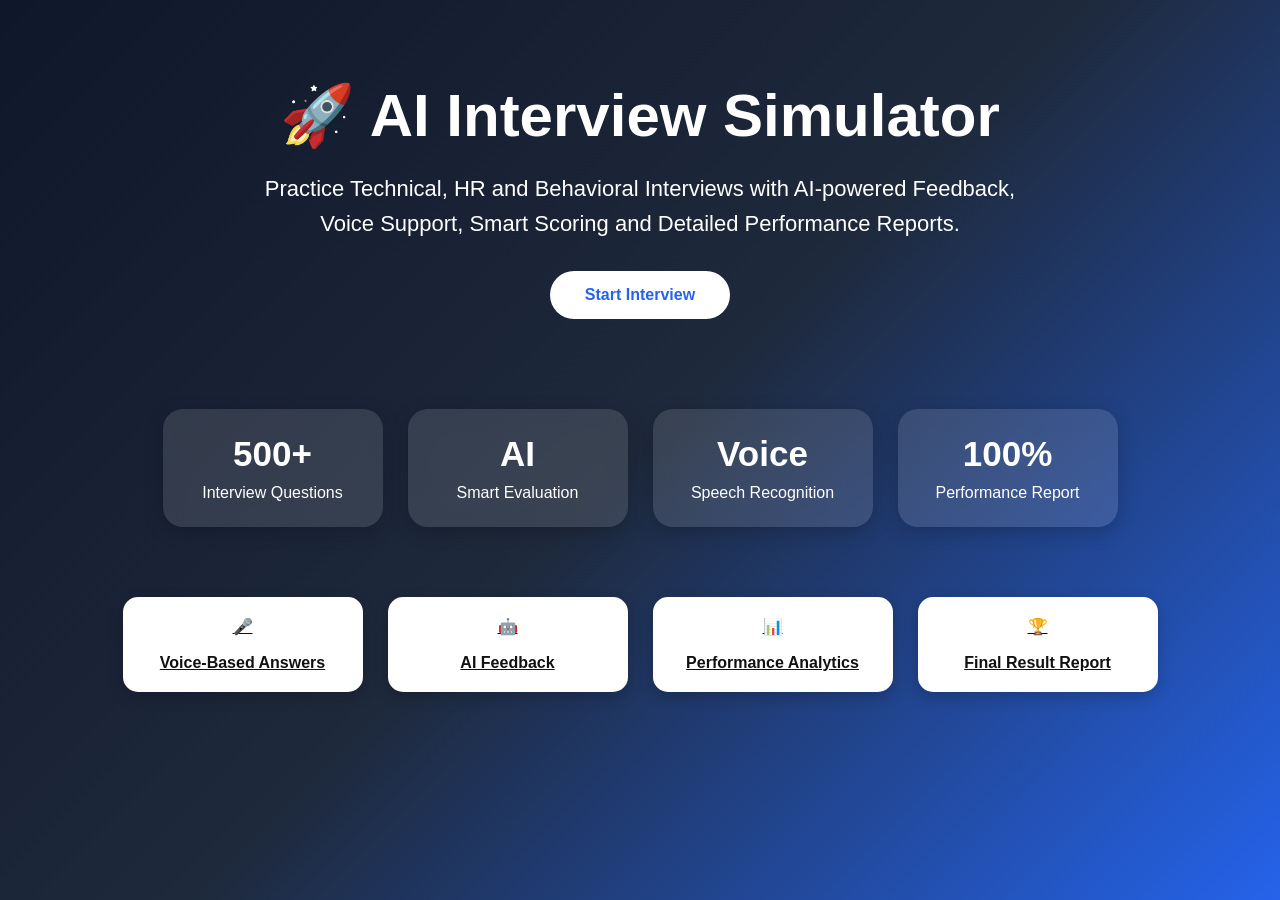
<file: templates/index.html>
<!DOCTYPE html>
<html>
<head>
    <title>AI Interview Simulator</title>

    <style>

        *{
            margin:0;
            padding:0;
            box-sizing:border-box;
            font-family:'Segoe UI',sans-serif;
        }

        body{
            background:linear-gradient(135deg,#0f172a,#1e293b,#2563eb);
            min-height:100vh;
            color:white;
        }

        .hero{
            text-align:center;
            padding:80px 20px 40px;
        }

        .hero h1{
            font-size:60px;
            margin-bottom:20px;
        }

        .hero p{
            font-size:22px;
            max-width:800px;
            margin:auto;
            margin-bottom:30px;
            line-height:1.6;
        }

        .btn{
            display:inline-block;
            background:white;
            color:#2563eb;
            padding:15px 35px;
            border-radius:30px;
            text-decoration:none;
            font-weight:bold;
            border:none;
            cursor:pointer;
            transition:.3s;
        }

        .btn:hover{
            transform:translateY(-4px);
            box-shadow:0 10px 25px rgba(0,0,0,.3);
        }

        .stats{
            display:flex;
            justify-content:center;
            gap:25px;
            flex-wrap:wrap;
            margin:30px auto;
            padding:20px;
        }

        .card{
            width:220px;
            background:rgba(255,255,255,0.12);
            backdrop-filter:blur(10px);
            border-radius:20px;
            padding:25px;
            text-align:center;
            box-shadow:0 5px 20px rgba(0,0,0,.2);
        }

        .card h2{
            font-size:35px;
            margin-bottom:10px;
        }

        .features{
            display:flex;
            justify-content:center;
            gap:25px;
            flex-wrap:wrap;
            margin:20px auto 50px;
            padding:20px;
        }

        .feature{
            background:white;
            color:#111;
            padding:20px;
            border-radius:15px;
            width:240px;
            text-align:center;
            font-weight:bold;
            transition:.3s;
            box-shadow:0 5px 15px rgba(0,0,0,.2);
        }

        .feature:hover{
            transform:translateY(-5px);
        }

    </style>
</head>

<body>

<section class="hero">

    <h1>🚀 AI Interview Simulator</h1>

    <p>
        Practice Technical, HR and Behavioral Interviews
        with AI-powered Feedback, Voice Support,
        Smart Scoring and Detailed Performance Reports.
    </p>

    <a href="/login" class="btn">
        Start Interview
    </a>

</section>

<div class="stats">

    <div class="card">
        <h2>500+</h2>
        <p>Interview Questions</p>
    </div>

    <div class="card">
        <h2>AI</h2>
        <p>Smart Evaluation</p>
    </div>

    <div class="card">
        <h2>Voice</h2>
        <p>Speech Recognition</p>
    </div>

    <div class="card">
        <h2>100%</h2>
        <p>Performance Report</p>
    </div>

</div>

<div class="features">

    <a href="/voice_answers" class="feature">
        🎤<br><br>
        Voice-Based Answers
    </a>

    <a href="/ai_feedback" class="feature">
        🤖<br><br>
        AI Feedback
    </a>

    <a href="/results" class="feature">
        📊<br><br>
        Performance Analytics
    </a>

    <a href="/final_report" class="feature">
        🏆<br><br>
        Final Result Report
    </a>

</div>

</body>
</html>
</file>
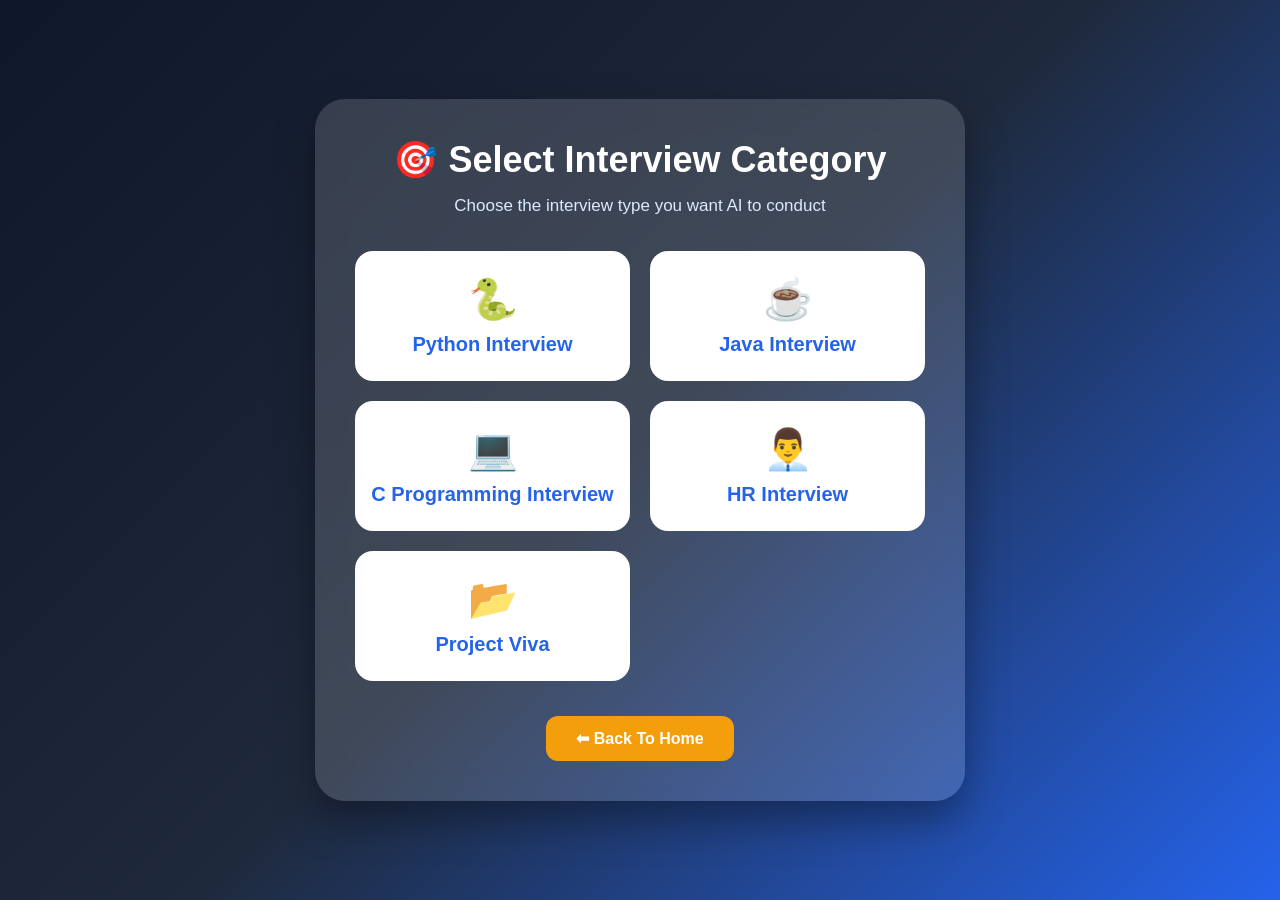
<file: templates/category.html>
<!DOCTYPE html>
<html>

<head>

<title>Select Interview Category</title>


<style>


*{

    margin:0;
    padding:0;
    box-sizing:border-box;
    font-family:'Segoe UI',sans-serif;

}



body{


    min-height:100vh;

    display:flex;

    justify-content:center;

    align-items:center;


    background:linear-gradient(
        135deg,
        #0f172a,
        #1e293b,
        #2563eb
    );


}




.container{


    width:650px;

    padding:40px;


    background:
    rgba(255,255,255,0.15);


    backdrop-filter:blur(15px);


    border-radius:30px;


    box-shadow:
    0 20px 40px rgba(0,0,0,0.35);


    text-align:center;


    color:white;


}




h1{


    font-size:36px;

    margin-bottom:15px;


}



p{


    color:#dbeafe;

    margin-bottom:35px;

    font-size:17px;


}




.categories{


    display:grid;

    grid-template-columns:1fr 1fr;

    gap:20px;


}





.card{


    padding:25px 15px;


    background:white;


    color:#2563eb;


    border-radius:18px;


    text-decoration:none;


    font-size:20px;


    font-weight:bold;


    transition:.3s;


}




.card:hover{


    transform:translateY(-8px) scale(1.03);


    background:#dbeafe;


    box-shadow:
    0 15px 25px rgba(0,0,0,.3);


}





.icon{


    display:block;

    font-size:40px;

    margin-bottom:10px;


}





.back{


    display:inline-block;


    margin-top:35px;


    padding:13px 30px;


    background:#f59e0b;


    color:white;


    text-decoration:none;


    border-radius:12px;


    font-weight:bold;


}




.back:hover{


    background:#d97706;


}





@media(max-width:700px){


.container{

    width:90%;

}


.categories{

    grid-template-columns:1fr;

}


}




</style>


</head>




<body>



<div class="container">



<h1>
🎯 Select Interview Category
</h1>



<p>
Choose the interview type you want AI to conduct
</p>





<div class="categories">



<a class="card" href="/set_category/python">

<span class="icon">
🐍
</span>

Python Interview

</a>





<a class="card" href="/set_category/java">

<span class="icon">
☕
</span>

Java Interview

</a>





<a class="card" href="/set_category/c">

<span class="icon">
💻
</span>

C Programming Interview

</a>





<a class="card" href="/set_category/hr">

<span class="icon">
👨‍💼
</span>

HR Interview

</a>





<a class="card" href="/set_category/project">

<span class="icon">
📂
</span>

Project Viva

</a>



</div>





<a class="back" href="/">

⬅ Back To Home

</a>



</div>



</body>


</html>
</file>
